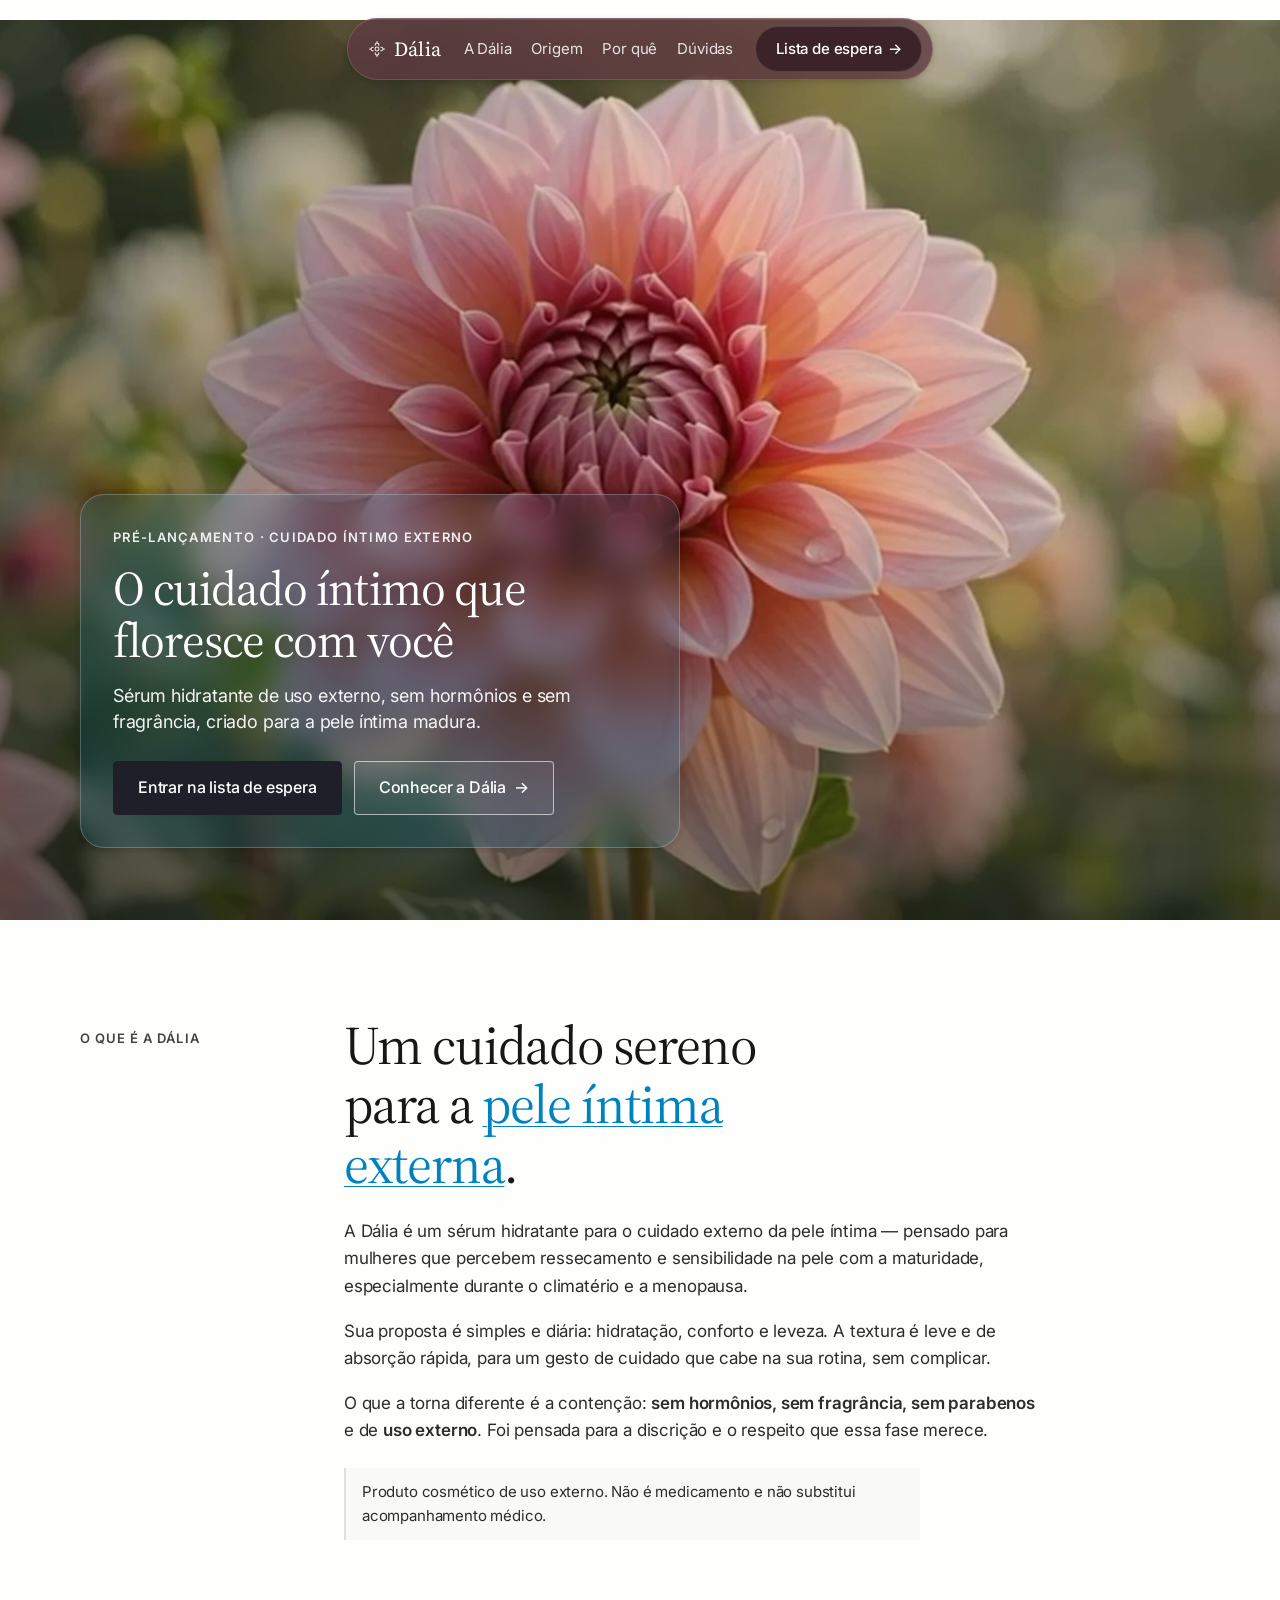
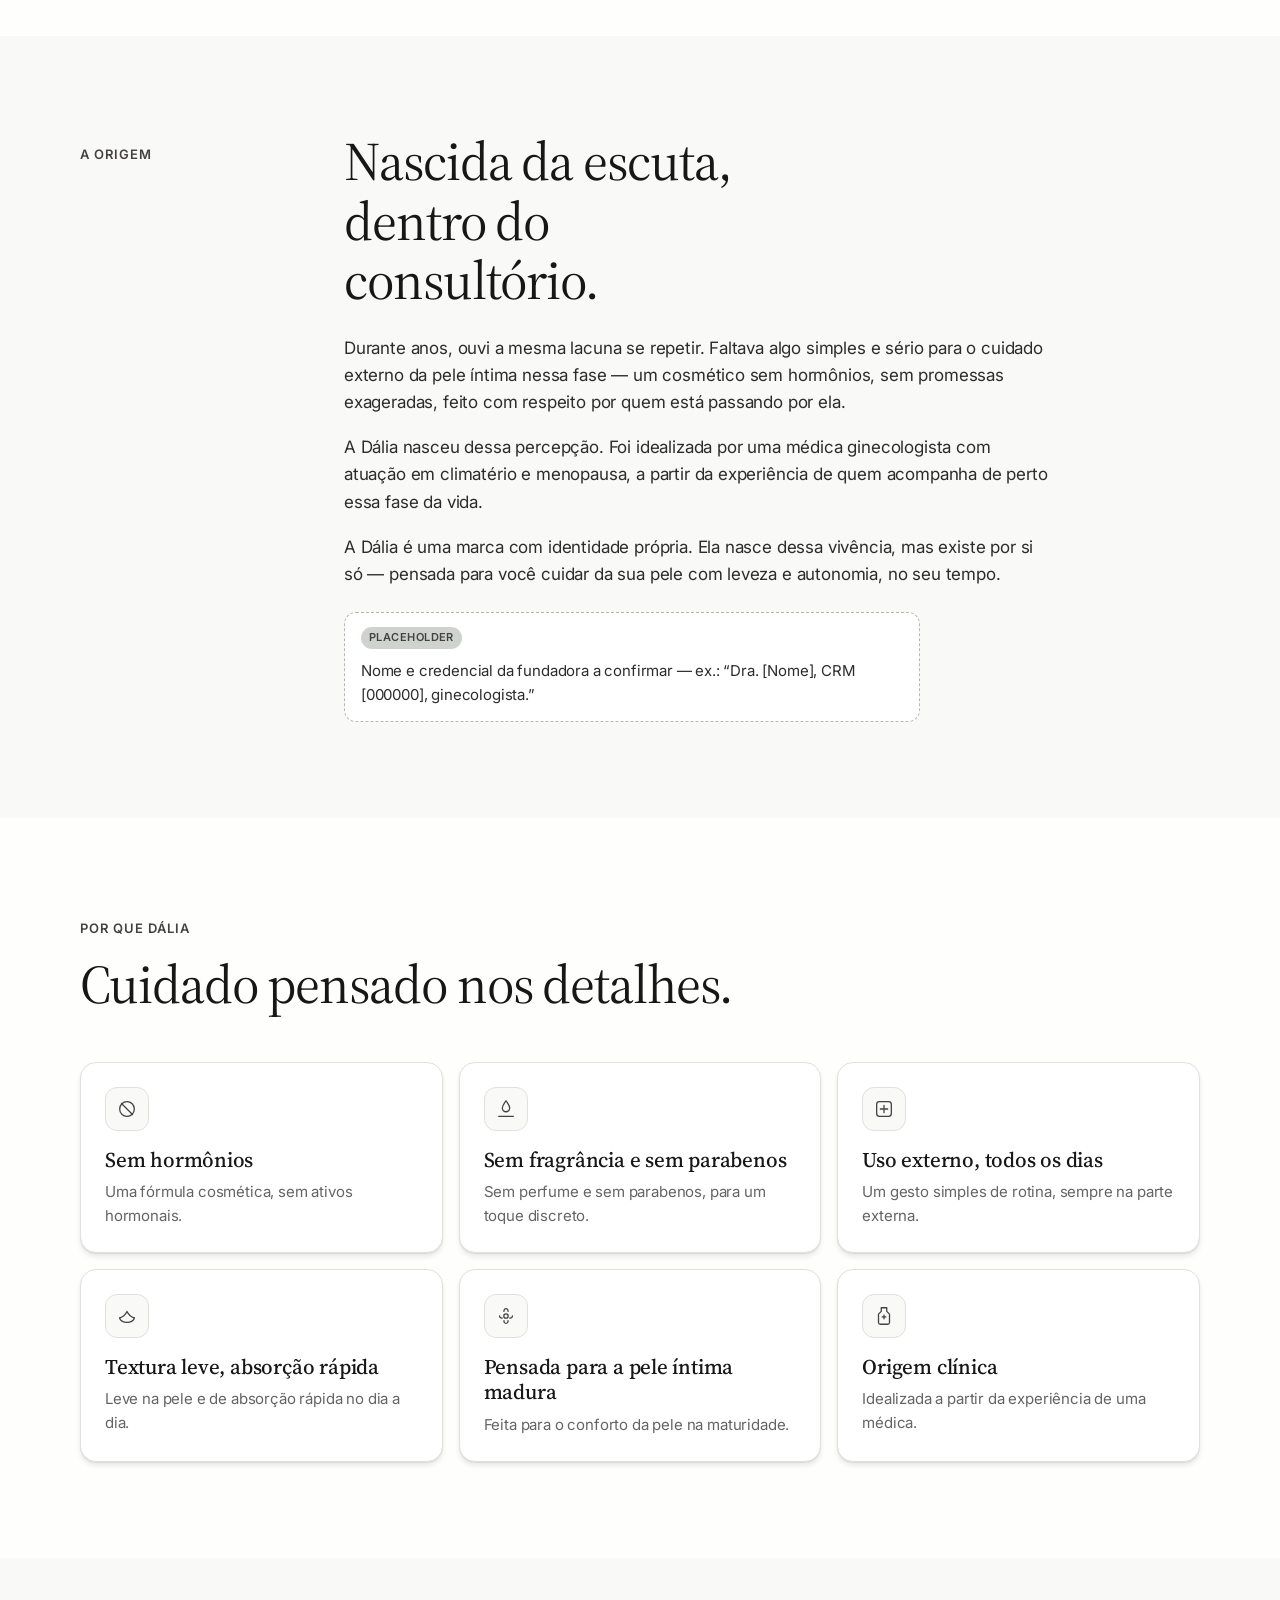
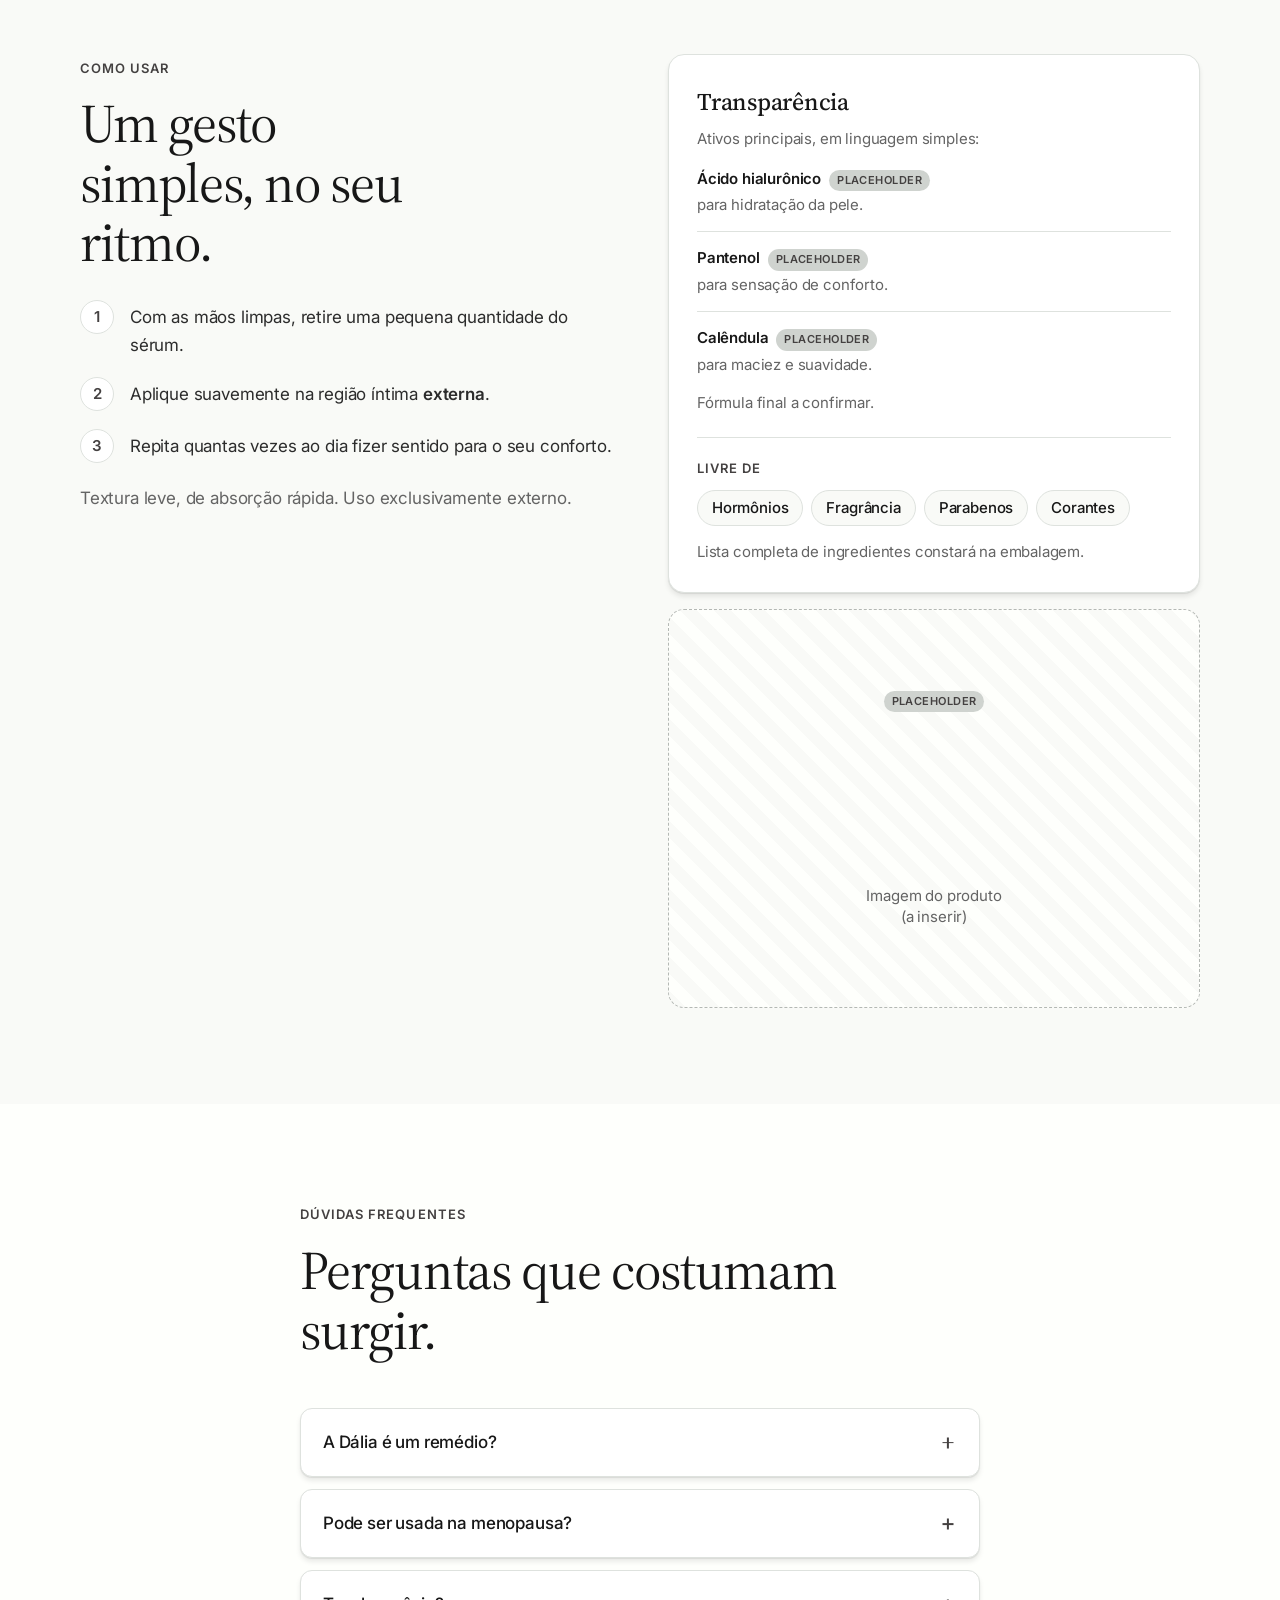
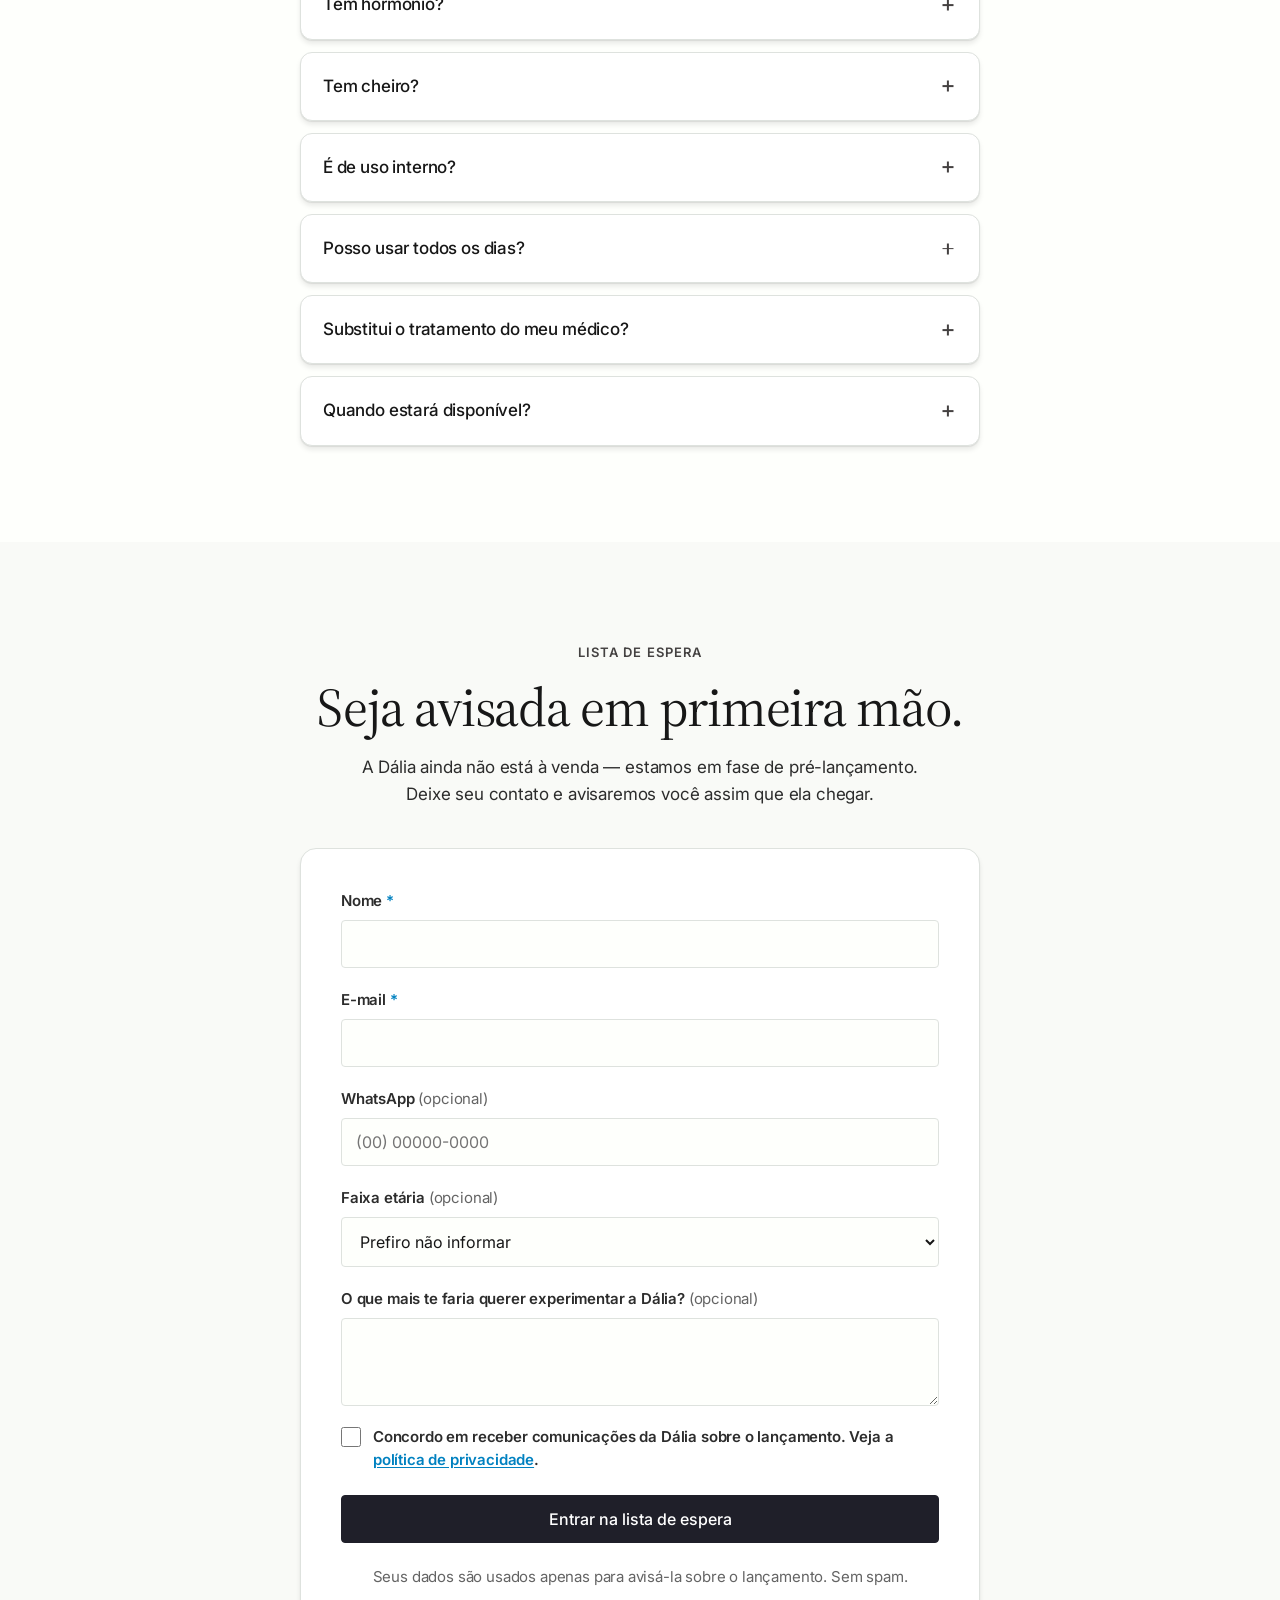
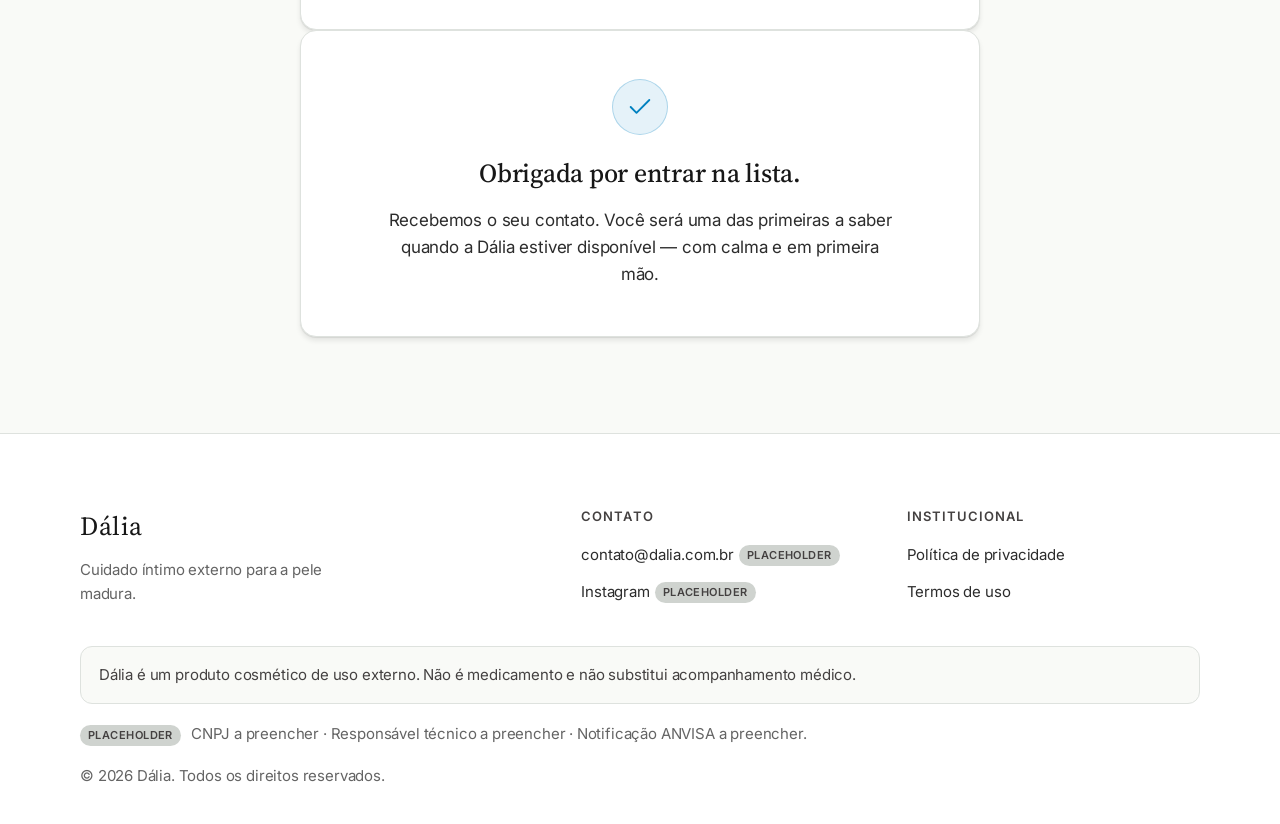
<file: index.html>
<!DOCTYPE html>
<html lang="pt-BR">
<head>
  <meta charset="UTF-8" />
  <meta name="viewport" content="width=device-width, initial-scale=1.0" />

  <title>Dália — Cuidado íntimo externo para a pele madura | Lista de espera</title>
  <meta name="description" content="Dália é um sérum hidratante de uso externo para a pele íntima madura — sem hormônios e sem fragrância. Conforto e cuidado com discrição. Entre na lista de espera do pré-lançamento." />

  <!-- Open Graph / WhatsApp -->
  <meta property="og:type" content="website" />
  <meta property="og:locale" content="pt_BR" />
  <meta property="og:site_name" content="Dália" />
  <meta property="og:title" content="Dália — cuidado íntimo externo para a pele madura" />
  <meta property="og:description" content="Sérum hidratante de uso externo, sem hormônios e sem fragrância, criado para a pele íntima madura. Entre na lista de espera do pré-lançamento." />
  <meta property="og:image" content="assets/dalia-hero-poster.jpg" />
  <meta property="og:image:alt" content="Flor de dália desabrochada, em tons rosados e suaves." />
  <meta name="twitter:card" content="summary_large_image" />
  <meta name="twitter:title" content="Dália — cuidado íntimo externo para a pele madura" />
  <meta name="twitter:description" content="Sérum hidratante de uso externo, sem hormônios e sem fragrância, para a pele íntima madura." />
  <meta name="twitter:image" content="assets/dalia-hero-poster.jpg" />
  <meta name="theme-color" content="#fefffc" />

  <link rel="icon" href="assets/favicon.svg" type="image/svg+xml" />

  <!-- Fonts: substitutes per Design.md — Source Serif 4 (display) + Inter (sans) -->
  <link rel="preconnect" href="https://fonts.googleapis.com" />
  <link rel="preconnect" href="https://fonts.gstatic.com" crossorigin />
  <link href="https://fonts.googleapis.com/css2?family=Inter:wght@400;500;600;700&family=Source+Serif+4:opsz,wght@8..60,400;8..60,500&display=swap" rel="stylesheet" />

  <link rel="stylesheet" href="styles/styles.css" />
</head>
<body>
  <a class="skip-link" href="#sobre">Pular para o conteúdo</a>

  <!-- Floating pill navigation -->
  <header class="nav-wrap">
    <nav class="nav-pill" aria-label="Navegação principal">
      <a class="nav-brand" href="#topo" aria-label="Dália — início">
        <span class="nav-brand-mark" aria-hidden="true">
          <svg viewBox="0 0 24 24" width="18" height="18" fill="none" stroke="currentColor" stroke-width="1.4" stroke-linecap="round" stroke-linejoin="round">
            <path d="M12 4c1.6 0 2.6 1.4 2.4 3M12 4c-1.6 0-2.6 1.4-2.4 3M12 4V2" />
            <path d="M20 12c0 1.6-1.4 2.6-3 2.4M20 12c0-1.6-1.4-2.6-3-2.4M20 12h2" />
            <path d="M4 12c0 1.6 1.4 2.6 3 2.4M4 12c0-1.6 1.4-2.6 3-2.4M4 12H2" />
            <path d="M12 20c-1.6 0-2.6-1.4-2.4-3M12 20c1.6 0 2.6-1.4 2.4-3M12 20v2" />
            <circle cx="12" cy="12" r="2.6" />
          </svg>
        </span>
        <span class="nav-brand-name">Dália</span>
      </a>

      <button class="nav-toggle" aria-expanded="false" aria-controls="nav-links" aria-label="Abrir menu">
        <span></span><span></span>
      </button>

      <ul class="nav-links" id="nav-links">
        <li><a href="#sobre">A Dália</a></li>
        <li><a href="#origem">Origem</a></li>
        <li><a href="#diferenciais">Por quê</a></li>
        <li><a href="#faq">Dúvidas</a></li>
      </ul>

      <a class="nav-cta" href="#lista">Lista de espera <span aria-hidden="true">→</span></a>
    </nav>
  </header>

  <main id="topo">
    <!-- HERO -->
    <section class="hero" aria-label="Apresentação">
      <video
        class="hero-video"
        autoplay muted loop playsinline
        poster="assets/dalia-hero-poster.jpg"
        aria-hidden="true"
        preload="auto">
        <source src="assets/dalia-hero.mp4" type="video/mp4" />
      </video>
      <img class="hero-poster-fallback" src="assets/dalia-hero-poster.jpg" alt="Flor de dália desabrochada, em tons rosados e suaves." />
      <div class="hero-overlay" aria-hidden="true"></div>

      <div class="hero-inner">
        <div class="hero-card">
          <p class="hero-eyebrow">Pré-lançamento · cuidado íntimo externo</p>
          <h1 class="hero-title">O cuidado íntimo que floresce com você</h1>
          <p class="hero-sub">Sérum hidratante de uso externo, sem hormônios e sem fragrância, criado para a pele íntima madura.</p>
          <div class="hero-actions">
            <a class="btn btn-primary" href="#lista">Entrar na lista de espera</a>
            <a class="btn btn-ghost" href="#sobre">Conhecer a Dália <span aria-hidden="true">→</span></a>
          </div>
        </div>
      </div>
    </section>

    <!-- 1. O QUE É A DÁLIA -->
    <section class="section" id="sobre">
      <div class="container">
        <div class="editorial">
          <div class="editorial-side">
            <span class="label">O que é a Dália</span>
          </div>
          <div class="editorial-main">
            <h2 class="display">Um cuidado sereno para a <a class="ink-link" href="#diferenciais">pele íntima externa</a>.</h2>
            <p>A Dália é um sérum hidratante para o cuidado externo da pele íntima — pensado para mulheres que percebem ressecamento e sensibilidade na pele com a maturidade, especialmente durante o climatério e a menopausa.</p>
            <p>Sua proposta é simples e diária: hidratação, conforto e leveza. A textura é leve e de absorção rápida, para um gesto de cuidado que cabe na sua rotina, sem complicar.</p>
            <p>O que a torna diferente é a contenção: <strong>sem hormônios, sem fragrância, sem parabenos</strong> e de <strong>uso externo</strong>. Foi pensada para a discrição e o respeito que essa fase merece.</p>
            <p class="legal-note">Produto cosmético de uso externo. Não é medicamento e não substitui acompanhamento médico.</p>
          </div>
        </div>
      </div>
    </section>

    <!-- 2. A ORIGEM -->
    <section class="section section-linen" id="origem">
      <div class="container">
        <div class="editorial">
          <div class="editorial-side">
            <span class="label">A origem</span>
          </div>
          <div class="editorial-main">
            <h2 class="display">Nascida da escuta, dentro do consultório.</h2>
            <p>Durante anos, ouvi a mesma lacuna se repetir. Faltava algo simples e sério para o cuidado externo da pele íntima nessa fase — um cosmético sem hormônios, sem promessas exageradas, feito com respeito por quem está passando por ela.</p>
            <p>A Dália nasceu dessa percepção. Foi idealizada por uma médica ginecologista com atuação em climatério e menopausa, a partir da experiência de quem acompanha de perto essa fase da vida.</p>
            <p>A Dália é uma marca com identidade própria. Ela nasce dessa vivência, mas existe por si só — pensada para você cuidar da sua pele com leveza e autonomia, no seu tempo.</p>
            <p class="founder-placeholder">
              <span class="placeholder-tag">Placeholder</span>
              Nome e credencial da fundadora a confirmar — ex.: “Dra. [Nome], CRM [000000], ginecologista.”
            </p>
          </div>
        </div>
      </div>
    </section>

    <!-- 3. POR QUE DÁLIA -->
    <section class="section" id="diferenciais">
      <div class="container">
        <div class="section-head">
          <span class="label">Por que Dália</span>
          <h2 class="display">Cuidado pensado nos detalhes.</h2>
        </div>

        <ul class="pillars" role="list">
          <li class="pillar-card">
            <span class="pillar-icon" aria-hidden="true">
              <svg viewBox="0 0 24 24" fill="none" stroke="currentColor" stroke-width="1.4" stroke-linecap="round" stroke-linejoin="round"><circle cx="12" cy="12" r="8"/><path d="M6 6l12 12"/></svg>
            </span>
            <h3>Sem hormônios</h3>
            <p>Uma fórmula cosmética, sem ativos hormonais.</p>
          </li>
          <li class="pillar-card">
            <span class="pillar-icon" aria-hidden="true">
              <svg viewBox="0 0 24 24" fill="none" stroke="currentColor" stroke-width="1.4" stroke-linecap="round" stroke-linejoin="round"><path d="M12 3c2 3 4 5 4 8a4 4 0 0 1-8 0c0-3 2-5 4-8z"/><path d="M4 20h16"/></svg>
            </span>
            <h3>Sem fragrância e sem parabenos</h3>
            <p>Sem perfume e sem parabenos, para um toque discreto.</p>
          </li>
          <li class="pillar-card">
            <span class="pillar-icon" aria-hidden="true">
              <svg viewBox="0 0 24 24" fill="none" stroke="currentColor" stroke-width="1.4" stroke-linecap="round" stroke-linejoin="round"><rect x="4" y="4" width="16" height="16" rx="3"/><path d="M8 12h8M12 8v8"/></svg>
            </span>
            <h3>Uso externo, todos os dias</h3>
            <p>Um gesto simples de rotina, sempre na parte externa.</p>
          </li>
          <li class="pillar-card">
            <span class="pillar-icon" aria-hidden="true">
              <svg viewBox="0 0 24 24" fill="none" stroke="currentColor" stroke-width="1.4" stroke-linecap="round" stroke-linejoin="round"><path d="M4 14c4-1 6-3 8-7 2 4 4 6 8 7"/><path d="M4 14c0 3 4 5 8 5s8-2 8-5"/></svg>
            </span>
            <h3>Textura leve, absorção rápida</h3>
            <p>Leve na pele e de absorção rápida no dia a dia.</p>
          </li>
          <li class="pillar-card">
            <span class="pillar-icon" aria-hidden="true">
              <svg viewBox="0 0 24 24" fill="none" stroke="currentColor" stroke-width="1.4" stroke-linecap="round" stroke-linejoin="round"><path d="M12 4c1.6 0 2.4 1.4 2.2 3M12 4c-1.6 0-2.4 1.4-2.2 3"/><circle cx="12" cy="12" r="2.4"/><path d="M19 12c0 1.5-1.2 2.4-2.8 2.2M5 12c0 1.5 1.2 2.4 2.8 2.2M12 20c-1.6 0-2.4-1.4-2.2-3M12 20c1.6 0 2.4-1.4 2.2-3"/></svg>
            </span>
            <h3>Pensada para a pele íntima madura</h3>
            <p>Feita para o conforto da pele na maturidade.</p>
          </li>
          <li class="pillar-card">
            <span class="pillar-icon" aria-hidden="true">
              <svg viewBox="0 0 24 24" fill="none" stroke="currentColor" stroke-width="1.4" stroke-linecap="round" stroke-linejoin="round"><path d="M9 3h6v4l3 3v9a2 2 0 0 1-2 2H8a2 2 0 0 1-2-2v-9l3-3z"/><path d="M10 13h4M12 11v4"/></svg>
            </span>
            <h3>Origem clínica</h3>
            <p>Idealizada a partir da experiência de uma médica.</p>
          </li>
        </ul>
      </div>
    </section>

    <!-- 4. COMO USAR + COMPOSIÇÃO -->
    <section class="section section-linen" id="composicao">
      <div class="container">
        <div class="two-col">
          <div class="two-col-text">
            <span class="label">Como usar</span>
            <h2 class="display">Um gesto simples, no seu ritmo.</h2>
            <ol class="steps" role="list">
              <li><span class="step-n">1</span><p>Com as mãos limpas, retire uma pequena quantidade do sérum.</p></li>
              <li><span class="step-n">2</span><p>Aplique suavemente na região íntima <strong>externa</strong>.</p></li>
              <li><span class="step-n">3</span><p>Repita quantas vezes ao dia fizer sentido para o seu conforto.</p></li>
            </ol>
            <p class="muted">Textura leve, de absorção rápida. Uso exclusivamente externo.</p>
          </div>

          <div class="two-col-card">
            <div class="card transparency-card">
              <h3>Transparência</h3>
              <p class="card-lead">Ativos principais, em linguagem simples:</p>
              <ul class="actives" role="list">
                <li>
                  <span class="active-name">Ácido hialurônico <span class="placeholder-tag">placeholder</span></span>
                  <span class="active-desc">para hidratação da pele.</span>
                </li>
                <li>
                  <span class="active-name">Pantenol <span class="placeholder-tag">placeholder</span></span>
                  <span class="active-desc">para sensação de conforto.</span>
                </li>
                <li>
                  <span class="active-name">Calêndula <span class="placeholder-tag">placeholder</span></span>
                  <span class="active-desc">para maciez e suavidade.</span>
                </li>
              </ul>
              <p class="muted small">Fórmula final a confirmar.</p>

              <div class="free-of">
                <span class="free-of-title">Livre de</span>
                <ul role="list">
                  <li>Hormônios</li><li>Fragrância</li><li>Parabenos</li><li>Corantes</li>
                </ul>
              </div>
              <p class="muted small">Lista completa de ingredientes constará na embalagem.</p>
            </div>

            <figure class="product-placeholder" aria-label="Espaço reservado para imagem do produto">
              <span class="placeholder-tag">Placeholder</span>
              <span class="product-placeholder-text">Imagem do produto<br/>(a inserir)</span>
            </figure>
          </div>
        </div>
      </div>
    </section>

    <!-- 5. FAQ -->
    <section class="section" id="faq">
      <div class="container container-narrow">
        <div class="section-head">
          <span class="label">Dúvidas frequentes</span>
          <h2 class="display">Perguntas que costumam surgir.</h2>
        </div>

        <div class="faq">
          <details class="faq-item">
            <summary>A Dália é um remédio?<span class="faq-chev" aria-hidden="true"></span></summary>
            <div class="faq-body"><p>Não. É um cosmético de cuidado externo e não substitui orientação médica.</p></div>
          </details>
          <details class="faq-item">
            <summary>Pode ser usada na menopausa?<span class="faq-chev" aria-hidden="true"></span></summary>
            <div class="faq-body"><p>Foi pensada para o cuidado da pele íntima externa nessa fase, como parte da sua rotina de bem-estar.</p></div>
          </details>
          <details class="faq-item">
            <summary>Tem hormônio?<span class="faq-chev" aria-hidden="true"></span></summary>
            <div class="faq-body"><p>Não. A fórmula é cosmética, sem ativos hormonais.</p></div>
          </details>
          <details class="faq-item">
            <summary>Tem cheiro?<span class="faq-chev" aria-hidden="true"></span></summary>
            <div class="faq-body"><p>Não, é sem fragrância.</p></div>
          </details>
          <details class="faq-item">
            <summary>É de uso interno?<span class="faq-chev" aria-hidden="true"></span></summary>
            <div class="faq-body"><p>Não. O uso é exclusivamente externo.</p></div>
          </details>
          <details class="faq-item">
            <summary>Posso usar todos os dias?<span class="faq-chev" aria-hidden="true"></span></summary>
            <div class="faq-body"><p>Sim, é um cuidado de rotina.</p></div>
          </details>
          <details class="faq-item">
            <summary>Substitui o tratamento do meu médico?<span class="faq-chev" aria-hidden="true"></span></summary>
            <div class="faq-body"><p>Não. É um cuidado cosmético complementar — mantenha o seu acompanhamento.</p></div>
          </details>
          <details class="faq-item">
            <summary>Quando estará disponível?<span class="faq-chev" aria-hidden="true"></span></summary>
            <div class="faq-body"><p>Em breve. Entre na lista de espera para ser avisada em primeira mão.</p></div>
          </details>
        </div>
      </div>
    </section>

    <!-- 6. LISTA DE ESPERA -->
    <section class="section section-waitlist" id="lista">
      <div class="container container-narrow">
        <div class="waitlist-head">
          <span class="label">Lista de espera</span>
          <h2 class="display">Seja avisada em primeira mão.</h2>
          <p class="waitlist-intro">A Dália ainda não está à venda — estamos em fase de pré-lançamento. Deixe seu contato e avisaremos você assim que ela chegar.</p>
        </div>

        <form class="waitlist-form" id="waitlist-form" novalidate
              action="https://formspree.io/f/SEU_ENDPOINT_AQUI" method="POST">
          <!--
            ====================================================================
            CONFIGURAÇÃO DA CAPTURA DE LEADS  (ponto único de configuração)
            --------------------------------------------------------------------
            Este é o ativo mais importante do site. Substitua o "action" acima
            pelo endpoint real do seu serviço de captura.

            Formspree:   https://formspree.io  → crie um form e cole o ID:
                         action="https://formspree.io/f/SEU_ENDPOINT_AQUI"

            Alternativas equivalentes (Getform, Basin, Tally, Brevo, etc.):
            ajuste "action"/"method" e os "name" dos campos conforme o serviço.

            Enquanto o endpoint não for válido, o envio cai em um modo de
            demonstração (ver scripts/main.js → DEMO_MODE) que apenas mostra a
            tela de sucesso, SEM enviar/armazenar dados.
            ====================================================================
          -->
          <div class="field">
            <label for="nome">Nome <span class="req">*</span></label>
            <input type="text" id="nome" name="nome" autocomplete="name" required aria-required="true" />
            <span class="field-error" data-for="nome" hidden></span>
          </div>

          <div class="field">
            <label for="email">E-mail <span class="req">*</span></label>
            <input type="email" id="email" name="email" autocomplete="email" inputmode="email" required aria-required="true" />
            <span class="field-error" data-for="email" hidden></span>
          </div>

          <div class="field">
            <label for="whatsapp">WhatsApp <span class="opt">(opcional)</span></label>
            <input type="tel" id="whatsapp" name="whatsapp" autocomplete="tel" inputmode="tel" placeholder="(00) 00000-0000" />
            <span class="field-error" data-for="whatsapp" hidden></span>
          </div>

          <div class="field">
            <label for="faixa">Faixa etária <span class="opt">(opcional)</span></label>
            <select id="faixa" name="faixa_etaria">
              <option value="">Prefiro não informar</option>
              <option value="ate-44">Até 44 anos</option>
              <option value="45-54">45 a 54 anos</option>
              <option value="55-65">55 a 65 anos</option>
              <option value="65-mais">65 anos ou mais</option>
            </select>
          </div>

          <div class="field">
            <label for="motivacao">O que mais te faria querer experimentar a Dália? <span class="opt">(opcional)</span></label>
            <textarea id="motivacao" name="motivacao" rows="3"></textarea>
          </div>

          <div class="field field-consent">
            <label class="consent">
              <input type="checkbox" id="consent" name="consentimento" value="sim" required aria-required="true" />
              <span>Concordo em receber comunicações da Dália sobre o lançamento. Veja a <a href="privacidade.html" target="_blank" rel="noopener">política de privacidade</a>.</span>
            </label>
            <span class="field-error" data-for="consent" hidden></span>
          </div>

          <!-- honeypot anti-spam -->
          <input type="text" name="_gotcha" tabindex="-1" autocomplete="off" aria-hidden="true" class="hp" />

          <button type="submit" class="btn btn-primary btn-block" id="waitlist-submit">Entrar na lista de espera</button>
          <p class="form-foot muted small">Seus dados são usados apenas para avisá-la sobre o lançamento. Sem spam.</p>
        </form>

        <div class="waitlist-success" id="waitlist-success" hidden role="status" aria-live="polite">
          <span class="success-mark" aria-hidden="true">
            <svg viewBox="0 0 24 24" fill="none" stroke="currentColor" stroke-width="1.6" stroke-linecap="round" stroke-linejoin="round"><path d="M20 6L9 17l-5-5"/></svg>
          </span>
          <h3>Obrigada por entrar na lista.</h3>
          <p>Recebemos o seu contato. Você será uma das primeiras a saber quando a Dália estiver disponível — com calma e em primeira mão.</p>
        </div>
      </div>
    </section>
  </main>

  <!-- RODAPÉ -->
  <footer class="footer">
    <div class="container">
      <div class="footer-grid">
        <div class="footer-brand">
          <span class="footer-name">Dália</span>
          <p class="footer-tagline">Cuidado íntimo externo para a pele madura.</p>
        </div>

        <div class="footer-col">
          <span class="footer-h">Contato</span>
          <ul role="list">
            <li><a href="mailto:contato@dalia.com.br">contato@dalia.com.br</a> <span class="placeholder-tag">placeholder</span></li>
            <li><a href="#" aria-label="Instagram da Dália">Instagram</a> <span class="placeholder-tag">placeholder</span></li>
          </ul>
        </div>

        <div class="footer-col">
          <span class="footer-h">Institucional</span>
          <ul role="list">
            <li><a href="privacidade.html">Política de privacidade</a></li>
            <li><a href="termos.html">Termos de uso</a></li>
          </ul>
        </div>
      </div>

      <p class="footer-legal">Dália é um produto cosmético de uso externo. Não é medicamento e não substitui acompanhamento médico.</p>

      <p class="footer-reg muted small">
        <span class="placeholder-tag">Placeholder</span>
        CNPJ a preencher · Responsável técnico a preencher · Notificação ANVISA a preencher.
      </p>

      <p class="footer-copy">© <span id="ano">2026</span> Dália. Todos os direitos reservados.</p>
    </div>
  </footer>

  <script src="scripts/main.js"></script>
</body>
</html>
</file>
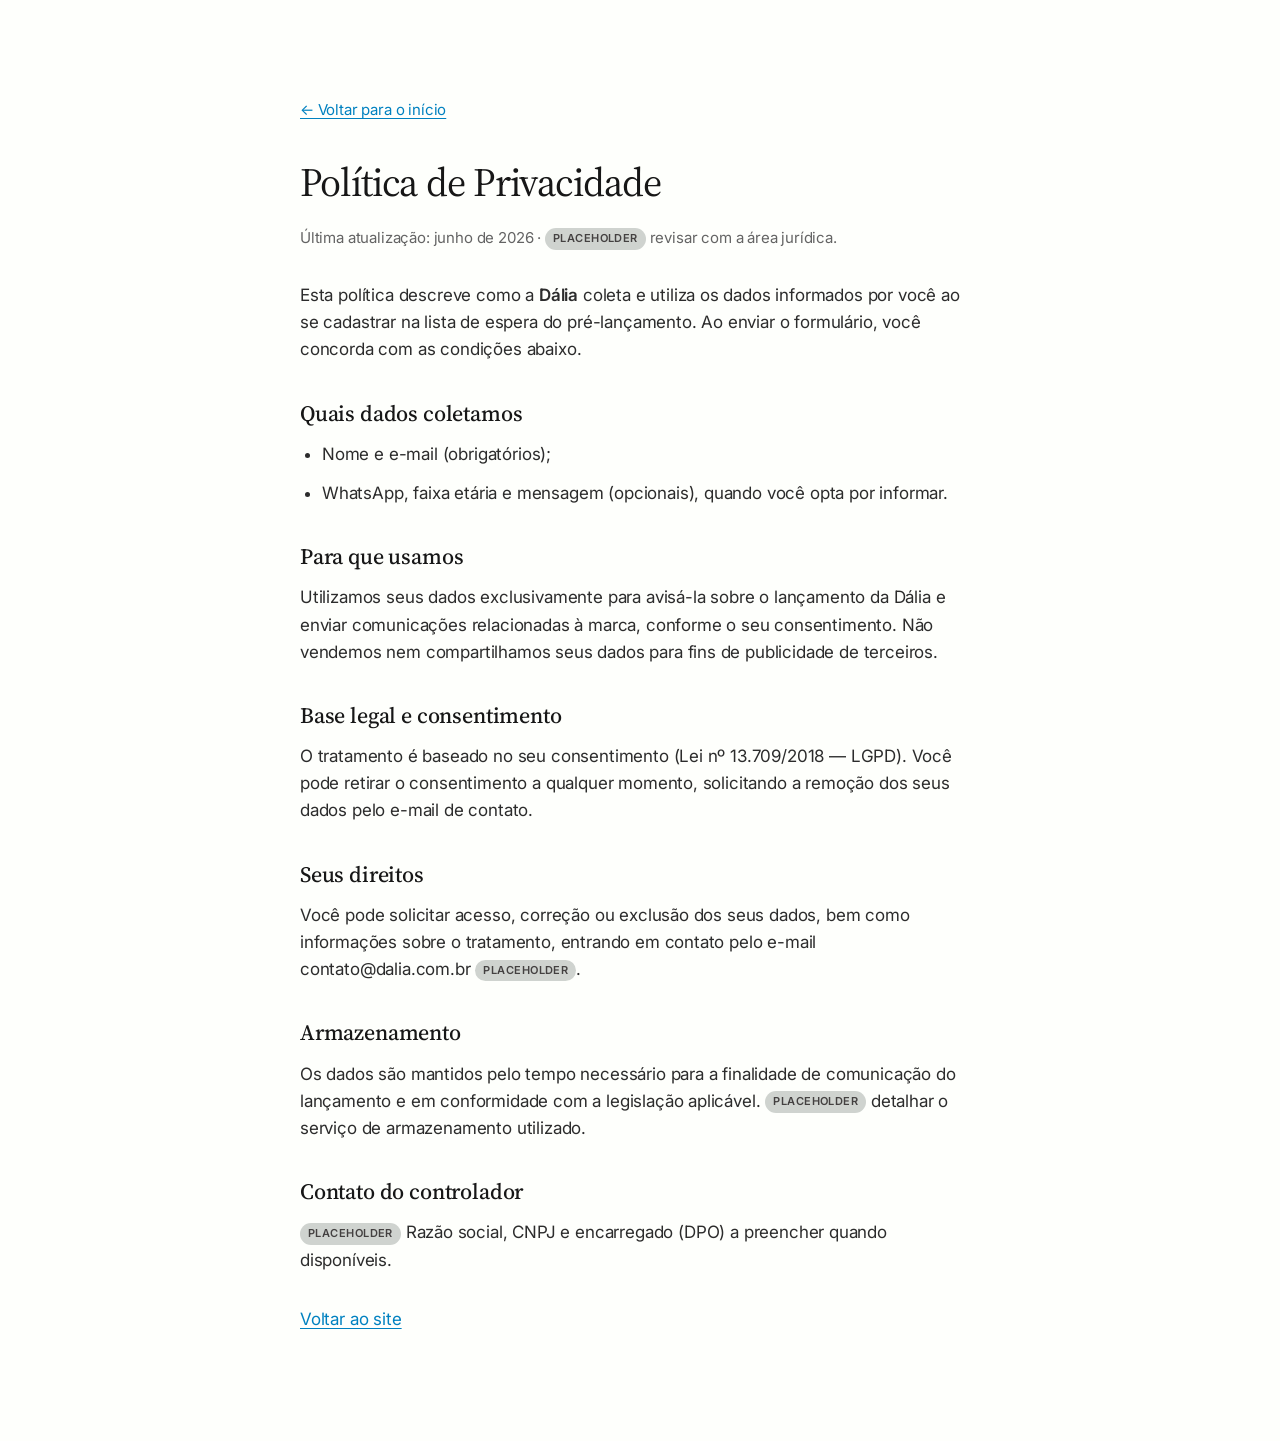
<file: privacidade.html>
<!DOCTYPE html>
<html lang="pt-BR">
<head>
  <meta charset="UTF-8" />
  <meta name="viewport" content="width=device-width, initial-scale=1.0" />
  <title>Política de Privacidade — Dália</title>
  <meta name="description" content="Como a Dália trata os dados informados na lista de espera do pré-lançamento." />
  <meta name="robots" content="noindex" />
  <link rel="icon" href="assets/favicon.svg" type="image/svg+xml" />
  <link rel="preconnect" href="https://fonts.googleapis.com" />
  <link rel="preconnect" href="https://fonts.gstatic.com" crossorigin />
  <link href="https://fonts.googleapis.com/css2?family=Inter:wght@400;500;600;700&family=Source+Serif+4:opsz,wght@8..60,400;8..60,500&display=swap" rel="stylesheet" />
  <link rel="stylesheet" href="styles/styles.css" />
</head>
<body>
  <main class="legal-page">
    <div class="container container-narrow">
      <a class="back" href="index.html">← Voltar para o início</a>
      <h1>Política de Privacidade</h1>
      <p class="updated">Última atualização: junho de 2026 · <span class="placeholder-tag">placeholder</span> revisar com a área jurídica.</p>

      <p>Esta política descreve como a <strong>Dália</strong> coleta e utiliza os dados informados por você ao se cadastrar na lista de espera do pré-lançamento. Ao enviar o formulário, você concorda com as condições abaixo.</p>

      <h2>Quais dados coletamos</h2>
      <ul>
        <li>Nome e e-mail (obrigatórios);</li>
        <li>WhatsApp, faixa etária e mensagem (opcionais), quando você opta por informar.</li>
      </ul>

      <h2>Para que usamos</h2>
      <p>Utilizamos seus dados exclusivamente para avisá-la sobre o lançamento da Dália e enviar comunicações relacionadas à marca, conforme o seu consentimento. Não vendemos nem compartilhamos seus dados para fins de publicidade de terceiros.</p>

      <h2>Base legal e consentimento</h2>
      <p>O tratamento é baseado no seu consentimento (Lei nº 13.709/2018 — LGPD). Você pode retirar o consentimento a qualquer momento, solicitando a remoção dos seus dados pelo e-mail de contato.</p>

      <h2>Seus direitos</h2>
      <p>Você pode solicitar acesso, correção ou exclusão dos seus dados, bem como informações sobre o tratamento, entrando em contato pelo e-mail <a href="mailto:contato@dalia.com.br">contato@dalia.com.br</a> <span class="placeholder-tag">placeholder</span>.</p>

      <h2>Armazenamento</h2>
      <p>Os dados são mantidos pelo tempo necessário para a finalidade de comunicação do lançamento e em conformidade com a legislação aplicável. <span class="placeholder-tag">placeholder</span> detalhar o serviço de armazenamento utilizado.</p>

      <h2>Contato do controlador</h2>
      <p><span class="placeholder-tag">placeholder</span> Razão social, CNPJ e encarregado (DPO) a preencher quando disponíveis.</p>

      <p style="margin-top:32px"><a class="ink-link" href="index.html">Voltar ao site</a></p>
    </div>
  </main>
</body>
</html>
</file>
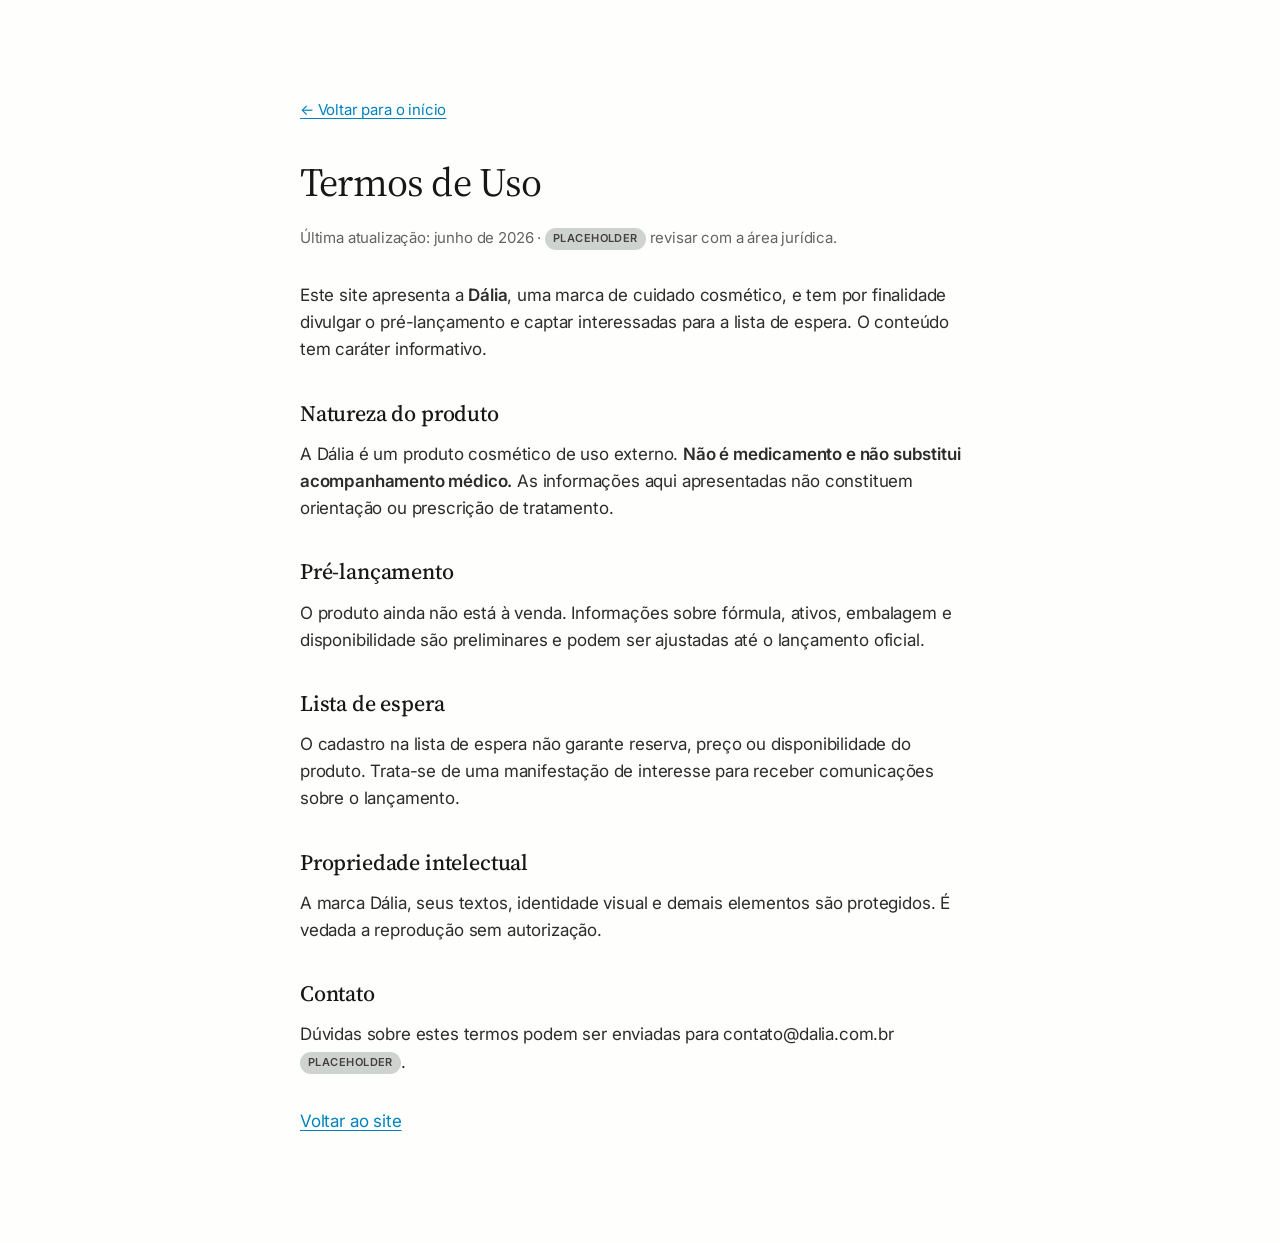
<file: termos.html>
<!DOCTYPE html>
<html lang="pt-BR">
<head>
  <meta charset="UTF-8" />
  <meta name="viewport" content="width=device-width, initial-scale=1.0" />
  <title>Termos de Uso — Dália</title>
  <meta name="description" content="Termos de uso do site da Dália durante o período de pré-lançamento." />
  <meta name="robots" content="noindex" />
  <link rel="icon" href="assets/favicon.svg" type="image/svg+xml" />
  <link rel="preconnect" href="https://fonts.googleapis.com" />
  <link rel="preconnect" href="https://fonts.gstatic.com" crossorigin />
  <link href="https://fonts.googleapis.com/css2?family=Inter:wght@400;500;600;700&family=Source+Serif+4:opsz,wght@8..60,400;8..60,500&display=swap" rel="stylesheet" />
  <link rel="stylesheet" href="styles/styles.css" />
</head>
<body>
  <main class="legal-page">
    <div class="container container-narrow">
      <a class="back" href="index.html">← Voltar para o início</a>
      <h1>Termos de Uso</h1>
      <p class="updated">Última atualização: junho de 2026 · <span class="placeholder-tag">placeholder</span> revisar com a área jurídica.</p>

      <p>Este site apresenta a <strong>Dália</strong>, uma marca de cuidado cosmético, e tem por finalidade divulgar o pré-lançamento e captar interessadas para a lista de espera. O conteúdo tem caráter informativo.</p>

      <h2>Natureza do produto</h2>
      <p>A Dália é um produto cosmético de uso externo. <strong>Não é medicamento e não substitui acompanhamento médico.</strong> As informações aqui apresentadas não constituem orientação ou prescrição de tratamento.</p>

      <h2>Pré-lançamento</h2>
      <p>O produto ainda não está à venda. Informações sobre fórmula, ativos, embalagem e disponibilidade são preliminares e podem ser ajustadas até o lançamento oficial.</p>

      <h2>Lista de espera</h2>
      <p>O cadastro na lista de espera não garante reserva, preço ou disponibilidade do produto. Trata-se de uma manifestação de interesse para receber comunicações sobre o lançamento.</p>

      <h2>Propriedade intelectual</h2>
      <p>A marca Dália, seus textos, identidade visual e demais elementos são protegidos. É vedada a reprodução sem autorização.</p>

      <h2>Contato</h2>
      <p>Dúvidas sobre estes termos podem ser enviadas para <a href="mailto:contato@dalia.com.br">contato@dalia.com.br</a> <span class="placeholder-tag">placeholder</span>.</p>

      <p style="margin-top:32px"><a class="ink-link" href="index.html">Voltar ao site</a></p>
    </div>
  </main>
</body>
</html>
</file>
<file: styles/styles.css>
/* =========================================================================
   DÁLIA — folha de estilo
   Baseada rigorosamente no Design.md (General Intelligence Company style ref)
   Fontes substitutas: Source Serif 4 (display, sub. de 'ppmondwest')
                       Inter (texto/UI, sub. de 'af')
   ========================================================================= */

:root {
  /* Colors */
  --color-hudson-blue: #0081c0;
  --color-slate-cyan: #41a1cf;
  --color-graphite-night: #282834;
  --color-ink: #171717;
  --color-carbon: #2c2c2c;
  --color-iron: #444141;
  --color-steel: #646464;
  --color-fog: #b4b8b4;
  --color-ash: #a5afaf;
  --color-mist: #cfd3cf;
  --color-sage: #dee2de;
  --color-cream: #fefffc;
  --color-linen: #f9faf7;
  --color-paper: #ffffff;
  --color-obsidian: #1f1f29;

  /* Nav em tons de rosa (alinhado à dália do hero) */
  --nav-fill: rgba(94, 58, 67, 0.80);     /* mauve/rosé escuro translúcido */
  --nav-border: rgba(255, 255, 255, 0.14);
  --nav-cta-fill: #3c2329;                 /* rosewood profundo */
  --nav-cta-fill-hover: #2c181d;

  /* Fonts */
  --font-display: 'Source Serif 4', Lora, 'PT Serif', Georgia, serif;
  --font-sans: 'Inter', ui-sans-serif, system-ui, -apple-system, 'Segoe UI', Roboto, sans-serif;

  /* Type scale (Design.md) */
  --text-caption: 13px;
  --text-body-sm: 15px;
  --text-subheading: 18px;
  --text-heading: 40px;
  --text-heading-lg: 48px;
  --text-display: 54px;

  /* Spacing */
  --spacing-4: 4px;  --spacing-8: 8px;  --spacing-12: 12px; --spacing-16: 16px;
  --spacing-20: 20px; --spacing-24: 24px; --spacing-32: 32px; --spacing-40: 40px;
  --spacing-48: 48px; --spacing-64: 64px; --spacing-80: 80px;

  /* Layout */
  --page-max-width: 1200px;
  --section-gap: 48px;

  /* Radii */
  --radius-buttons: 4px;
  --radius-cards: 12px;
  --radius-elevatedcards: 16px;
  --radius-herocards: 24px;
  --radius-nav: 50px;

  /* Shadows */
  --shadow-sm: rgba(0, 0, 0, 0.15) 0px 2px 6px 0px;
  --shadow-subtle: rgb(222, 226, 222) 0px 0px 0px 1px;
  --shadow-subtle-2: rgba(0, 0, 0, 0.08) 0px 1px 1px 0px, rgba(0, 0, 0, 0.08) 0px 4px 5px 0px;
  --shadow-subtle-3: rgba(0, 0, 0, 0.06) 0px 2px 2px 0px, rgba(0, 0, 0, 0.04) 0px 0px 0px 5px;
  --shadow-sm-2: rgba(0, 0, 0, 0.05) 0px 1px 8px 0px;
}

/* ----------------------------------------------------------------- Reset */
*, *::before, *::after { box-sizing: border-box; }
* { margin: 0; }
html { scroll-behavior: smooth; -webkit-text-size-adjust: 100%; }
@media (prefers-reduced-motion: reduce) { html { scroll-behavior: auto; } }

body {
  font-family: var(--font-sans);
  font-size: 17px;            /* público 45-65: base confortável */
  line-height: 1.6;
  letter-spacing: -0.01em;
  color: var(--color-ink);
  background: var(--color-cream);
  -webkit-font-smoothing: antialiased;
  text-rendering: optimizeLegibility;
}

img, video, svg { display: block; max-width: 100%; }
a { color: inherit; text-decoration: none; }

/* Visible keyboard focus */
:focus-visible {
  outline: 2.5px solid var(--color-hudson-blue);
  outline-offset: 2px;
  border-radius: 2px;
}

.skip-link {
  position: absolute; left: 50%; top: -60px; transform: translateX(-50%);
  background: var(--color-obsidian); color: #fff;
  padding: 10px 18px; border-radius: var(--radius-buttons);
  font-size: var(--text-body-sm); z-index: 200; transition: top .2s ease;
}
.skip-link:focus { top: 12px; }

/* --------------------------------------------------------------- Layout */
.container {
  width: 100%;
  max-width: var(--page-max-width);
  margin-inline: auto;
  padding-inline: clamp(20px, 5vw, 40px);
}
.container-narrow { max-width: 760px; }

.section { padding-block: clamp(56px, 9vw, 96px); }
.section-linen { background: var(--color-linen); }

/* ----------------------------------------------------- Typography helpers */
.display {
  font-family: var(--font-display);
  font-weight: 400;
  font-size: clamp(32px, 5.2vw, var(--text-display));
  line-height: 1.1;
  letter-spacing: -0.02em;
  color: var(--color-ink);
}
.label {
  display: inline-block;
  font-size: var(--text-caption);
  font-weight: 600;
  letter-spacing: 0.08em;
  text-transform: uppercase;
  color: var(--color-iron);
}
.ink-link {
  color: var(--color-hudson-blue);
  text-decoration: underline;
  text-decoration-thickness: 1px;
  text-underline-offset: 3px;
}
.muted { color: var(--color-steel); }
.small { font-size: var(--text-body-sm); }
strong { font-weight: 600; }

.legal-note {
  margin-top: var(--spacing-24);
  font-size: var(--text-body-sm);
  color: var(--color-steel);
  padding: 12px 16px;
  border-left: 2px solid var(--color-sage);
  background: var(--color-linen);
  border-radius: 0 var(--radius-buttons) var(--radius-buttons) 0;
}

.placeholder-tag {
  display: inline-block;
  font-family: var(--font-sans);
  font-size: 11px;
  font-weight: 600;
  letter-spacing: 0.04em;
  text-transform: uppercase;
  color: var(--color-iron);
  background: var(--color-mist);
  border-radius: 999px;
  padding: 2px 8px;
  vertical-align: middle;
}

/* ============================================================ NAVIGATION */
.nav-wrap {
  position: sticky; top: 0; z-index: 100;
  display: flex; justify-content: center;
  padding: clamp(12px, 2vw, 18px) 16px;
  pointer-events: none;
}
.nav-pill {
  pointer-events: auto;
  display: flex; align-items: center; gap: clamp(12px, 2vw, 22px);
  background: var(--nav-fill);
  -webkit-backdrop-filter: blur(14px) saturate(135%);
  backdrop-filter: blur(14px) saturate(135%);
  border: 1px solid var(--nav-border);
  border-radius: var(--radius-nav);
  padding: 7px 10px 7px 20px;
  box-shadow: var(--shadow-sm);
  max-width: 100%;
}
.nav-brand { display: flex; align-items: center; gap: 8px; color: #fff; }
.nav-brand-mark { display: grid; place-items: center; color: #fff; opacity: .9; }
.nav-brand-name {
  font-family: var(--font-display);
  font-size: 20px;
  letter-spacing: 0.02em;
  color: #fff;
}
.nav-links {
  display: flex; align-items: center; gap: clamp(12px, 1.6vw, 20px);
  list-style: none; padding: 0;
}
.nav-links a {
  color: rgba(255, 255, 255, 0.86);
  font-size: var(--text-body-sm);
  font-weight: 400;
  transition: color .15s ease;
}
.nav-links a:hover { color: #fff; }
.nav-cta {
  display: inline-flex; align-items: center; gap: 6px;
  background: var(--nav-cta-fill);
  color: #fff;
  font-size: var(--text-body-sm); font-weight: 500;
  padding: 10px 20px;
  border-radius: var(--radius-nav);
  border: 1px solid rgba(255,255,255,0.14);
  white-space: nowrap;
  transition: background .15s ease, transform .15s ease;
}
.nav-cta:hover { background: var(--nav-cta-fill-hover); transform: translateY(-1px); }

.nav-toggle {
  display: none;
  background: transparent; border: 0; cursor: pointer;
  width: 38px; height: 38px; border-radius: 999px;
  position: relative; margin-left: auto;
}
.nav-toggle span {
  position: absolute; left: 9px; right: 9px; height: 1.6px; background: #fff;
  transition: transform .2s ease, opacity .2s ease;
}
.nav-toggle span:nth-child(1) { top: 15px; }
.nav-toggle span:nth-child(2) { top: 22px; }
.nav-toggle[aria-expanded="true"] span:nth-child(1) { transform: translateY(3.5px) rotate(45deg); }
.nav-toggle[aria-expanded="true"] span:nth-child(2) { transform: translateY(-3.5px) rotate(-45deg); }

/* =================================================================== HERO */
.hero {
  position: relative;
  min-height: 100svh;
  display: flex; align-items: flex-end;
  overflow: hidden;
  margin-top: calc(-1 * (clamp(12px, 2vw, 18px) + 60px)); /* tuck under sticky nav */
  padding-top: 120px;
}
.hero-video, .hero-poster-fallback {
  position: absolute; inset: 0;
  width: 100%; height: 100%;
  object-fit: cover;
  z-index: 0;
}
.hero-poster-fallback { z-index: 0; }    /* sits beneath video; visible if video absent */
.hero-video { z-index: 1; }
.hero-video.is-paused { display: none; } /* reduced-motion: reveal poster */

.hero-overlay {
  position: absolute; inset: 0; z-index: 2;
  background:
    linear-gradient(to top, rgba(23,23,23,0.55) 0%, rgba(23,23,23,0.12) 45%, rgba(23,23,23,0.05) 100%),
    linear-gradient(to right, rgba(23,23,23,0.30) 0%, rgba(23,23,23,0) 55%);
}
.hero-inner {
  position: relative; z-index: 3;
  width: 100%;
  max-width: var(--page-max-width);
  margin-inline: auto;
  padding: clamp(20px, 5vw, 40px);
  padding-bottom: clamp(40px, 7vw, 72px);
}

/* Frosted hero text card — lower-left */
.hero-card {
  max-width: 600px;
  background: rgba(0, 129, 192, 0.16);
  -webkit-backdrop-filter: blur(16px) saturate(130%);
  backdrop-filter: blur(16px) saturate(130%);
  border: 1px solid rgba(255, 255, 255, 0.22);
  border-radius: var(--radius-herocards);
  padding: clamp(22px, 3vw, 32px);
  box-shadow: var(--shadow-subtle-3);
  color: #fff;
}
.hero-eyebrow {
  font-size: var(--text-caption);
  font-weight: 600;
  letter-spacing: 0.1em;
  text-transform: uppercase;
  color: rgba(255,255,255,0.9);
  margin-bottom: 14px;
}
.hero-title {
  font-family: var(--font-display);
  font-weight: 400;
  font-size: clamp(30px, 5.4vw, var(--text-heading-lg));
  line-height: 1.1;
  letter-spacing: -0.02em;
  color: #fff;
  text-shadow: 0 1px 18px rgba(0,0,0,0.18);
}
.hero-sub {
  margin-top: 16px;
  font-size: clamp(15px, 2vw, var(--text-subheading));
  line-height: 1.45;
  color: rgba(255,255,255,0.94);
  max-width: 48ch;
}
.hero-actions {
  margin-top: 26px;
  display: flex; flex-wrap: wrap; gap: 12px;
}

/* ================================================================ BUTTONS */
.btn {
  display: inline-flex; align-items: center; justify-content: center; gap: 8px;
  font-family: var(--font-sans);
  font-size: 16px; font-weight: 500;
  border-radius: var(--radius-buttons);
  padding: 13px 24px;
  cursor: pointer;
  border: 1px solid transparent;
  transition: transform .15s ease, background .15s ease, border-color .15s ease, color .15s ease;
  text-align: center;
}
.btn-primary {
  background: var(--color-obsidian);
  color: #fff;
  border-color: var(--color-obsidian);
}
.btn-primary:hover { background: #000; transform: translateY(-1px); }
.btn-ghost {
  background: rgba(255,255,255,0.06);
  color: #fff;
  border-color: rgba(255,255,255,0.6);
}
.btn-ghost:hover { background: rgba(255,255,255,0.16); }
.btn-block { width: 100%; }

/* On light surfaces, ghost uses Slate Cyan per Design.md */
.section .btn-ghost {
  background: transparent;
  color: var(--color-slate-cyan);
  border-color: var(--color-slate-cyan);
}
.section .btn-ghost:hover { background: rgba(65,161,207,0.08); }

/* ============================================================= EDITORIAL */
.editorial {
  display: grid;
  grid-template-columns: 200px 1fr;
  gap: clamp(24px, 5vw, 64px);
  align-items: start;
}
.editorial-side { padding-top: 8px; }
.editorial-main > h2 { margin-bottom: 24px; max-width: 18ch; }
.editorial-main > p { margin-bottom: 18px; max-width: 64ch; color: var(--color-carbon); }
.editorial-main > p:last-child { margin-bottom: 0; }

.section-head { margin-bottom: clamp(32px, 5vw, 48px); max-width: 720px; }
.section-head .label { margin-bottom: 16px; }

.founder-placeholder {
  margin-top: var(--spacing-24);
  font-size: var(--text-body-sm);
  color: var(--color-steel);
  background: var(--color-paper);
  border: 1px dashed var(--color-fog);
  border-radius: var(--radius-cards);
  padding: 14px 16px;
  display: flex; gap: 10px; align-items: baseline; flex-wrap: wrap;
}

/* =============================================================== PILLARS */
.pillars {
  list-style: none; padding: 0;
  display: grid;
  grid-template-columns: repeat(3, 1fr);
  gap: 16px;
}
.pillar-card {
  background: var(--color-paper);
  border: 1px solid var(--color-sage);
  border-radius: var(--radius-elevatedcards);
  padding: 24px;
  box-shadow: var(--shadow-subtle-2);
  transition: transform .18s ease, box-shadow .18s ease;
}
.pillar-card:hover { transform: translateY(-2px); }
.pillar-icon {
  display: grid; place-items: center;
  width: 44px; height: 44px;
  border-radius: 12px;
  background: var(--color-linen);
  border: 1px solid var(--color-sage);
  color: var(--color-iron);
  margin-bottom: 16px;
}
.pillar-icon svg { width: 22px; height: 22px; }
.pillar-card h3 {
  font-family: var(--font-display);
  font-weight: 500;
  font-size: 21px;
  letter-spacing: -0.01em;
  line-height: 1.2;
  margin-bottom: 8px;
}
.pillar-card p { font-size: var(--text-body-sm); color: var(--color-steel); }

/* ================================================== TWO COLUMN / COMO USAR */
.two-col {
  display: grid;
  grid-template-columns: 1fr 1fr;
  gap: clamp(28px, 5vw, 56px);
  align-items: start;
}
.two-col-text .label { margin-bottom: 16px; }
.two-col-text .display { margin-bottom: 28px; max-width: 14ch; }

.steps { list-style: none; padding: 0; display: grid; gap: 18px; }
.steps li { display: flex; gap: 16px; align-items: flex-start; }
.step-n {
  flex: none;
  width: 34px; height: 34px;
  display: grid; place-items: center;
  border-radius: 999px;
  background: var(--color-paper);
  border: 1px solid var(--color-sage);
  font-weight: 600; font-size: var(--text-body-sm);
  color: var(--color-iron);
}
.steps li p { padding-top: 4px; color: var(--color-carbon); }

.two-col-text .muted { margin-top: 22px; }

.two-col-card { display: grid; gap: 16px; }
.card {
  background: var(--color-paper);
  border: 1px solid var(--color-sage);
  border-radius: var(--radius-elevatedcards);
  padding: 28px;
  box-shadow: var(--shadow-subtle-2);
}
.transparency-card h3 {
  font-family: var(--font-display);
  font-weight: 500; font-size: 24px; letter-spacing: -0.01em;
  margin-bottom: 6px;
}
.card-lead { color: var(--color-steel); font-size: var(--text-body-sm); margin-bottom: 16px; }
.actives { list-style: none; padding: 0; display: grid; gap: 14px; }
.actives li { display: grid; gap: 2px; padding-bottom: 14px; border-bottom: 1px solid var(--color-sage); }
.actives li:last-child { border-bottom: 0; padding-bottom: 0; }
.active-name { font-weight: 600; font-size: var(--text-body-sm); display: flex; gap: 8px; align-items: baseline; flex-wrap: wrap; }
.active-desc { font-size: var(--text-body-sm); color: var(--color-steel); }

.free-of {
  margin-top: 22px; padding-top: 20px; border-top: 1px solid var(--color-sage);
}
.free-of-title {
  display: block; font-size: var(--text-caption); font-weight: 600;
  letter-spacing: 0.08em; text-transform: uppercase; color: var(--color-iron);
  margin-bottom: 12px;
}
.free-of ul { list-style: none; padding: 0; display: flex; flex-wrap: wrap; gap: 8px; }
.free-of li {
  font-size: var(--text-body-sm); font-weight: 500;
  background: var(--color-linen);
  border: 1px solid var(--color-sage);
  border-radius: 999px;
  padding: 5px 14px;
}
.transparency-card .muted.small { margin-top: 14px; }

.product-placeholder {
  display: grid; place-items: center; gap: 12px;
  aspect-ratio: 4 / 3;
  background: repeating-linear-gradient(45deg, var(--color-linen), var(--color-linen) 12px, var(--color-cream) 12px, var(--color-cream) 24px);
  border: 1px dashed var(--color-fog);
  border-radius: var(--radius-elevatedcards);
  text-align: center;
  color: var(--color-steel);
}
.product-placeholder-text { font-size: var(--text-body-sm); line-height: 1.4; }

/* =================================================================== FAQ */
.faq { display: grid; gap: 12px; }
.faq-item {
  background: var(--color-paper);
  border: 1px solid var(--color-sage);
  border-radius: var(--radius-cards);
  box-shadow: var(--shadow-subtle-2);
  overflow: hidden;
}
.faq-item summary {
  list-style: none; cursor: pointer;
  display: flex; align-items: center; justify-content: space-between; gap: 16px;
  padding: 20px 22px;
  font-weight: 500; font-size: 17px;
  color: var(--color-ink);
}
.faq-item summary::-webkit-details-marker { display: none; }
.faq-chev {
  flex: none; width: 18px; height: 18px; position: relative;
}
.faq-chev::before, .faq-chev::after {
  content: ""; position: absolute; top: 50%; left: 50%;
  width: 11px; height: 1.8px; background: var(--color-iron);
  transform: translate(-50%, -50%); transition: transform .2s ease;
}
.faq-chev::after { transform: translate(-50%, -50%) rotate(90deg); }
.faq-item[open] .faq-chev::after { transform: translate(-50%, -50%) rotate(0); }
.faq-body { padding: 0 22px 22px; }
.faq-body p { color: var(--color-carbon); max-width: 62ch; }

/* ============================================================= WAITLIST */
.section-waitlist { background: var(--color-linen); }
.waitlist-head { text-align: center; margin-bottom: 40px; }
.waitlist-head .label { margin-bottom: 16px; }
.waitlist-head .display { margin-bottom: 16px; }
.waitlist-intro { color: var(--color-carbon); max-width: 52ch; margin-inline: auto; }

.waitlist-form {
  background: var(--color-paper);
  border: 1px solid var(--color-sage);
  border-radius: var(--radius-elevatedcards);
  box-shadow: var(--shadow-subtle-2);
  padding: clamp(24px, 4vw, 40px);
  display: grid; gap: 20px;
}
.field { display: grid; gap: 7px; }
.field label {
  font-size: var(--text-body-sm); font-weight: 600; color: var(--color-carbon);
}
.req { color: var(--color-hudson-blue); }
.opt { color: var(--color-steel); font-weight: 400; }
.field input,
.field select,
.field textarea {
  font-family: var(--font-sans);
  font-size: 16px;
  color: var(--color-ink);
  background: var(--color-cream);
  border: 1px solid var(--color-sage);
  border-radius: var(--radius-buttons);
  padding: 13px 14px;
  width: 100%;
  transition: border-color .15s ease, box-shadow .15s ease;
}
.field textarea { resize: vertical; min-height: 84px; }
.field input:focus,
.field select:focus,
.field textarea:focus {
  outline: none;
  border-color: var(--color-slate-cyan);
  box-shadow: 0 0 0 3px rgba(65,161,207,0.18);
}
.field.invalid input,
.field.invalid select,
.field.invalid textarea { border-color: #b3261e; }
.field-error { color: #b3261e; font-size: var(--text-body-sm); }

.field-consent { gap: 6px; }
.consent {
  display: flex; gap: 12px; align-items: flex-start;
  font-size: var(--text-body-sm); font-weight: 400; color: var(--color-carbon);
  line-height: 1.5; cursor: pointer;
}
.consent input { flex: none; width: 20px; height: 20px; margin-top: 1px; accent-color: var(--color-hudson-blue); }
.consent a { color: var(--color-hudson-blue); text-decoration: underline; text-underline-offset: 2px; }

.hp { position: absolute; left: -9999px; width: 1px; height: 1px; opacity: 0; }
.form-foot { text-align: center; margin-top: 2px; }
.waitlist-form .btn-primary { margin-top: 4px; }

.waitlist-success {
  background: var(--color-paper);
  border: 1px solid var(--color-sage);
  border-radius: var(--radius-elevatedcards);
  box-shadow: var(--shadow-subtle-2);
  padding: clamp(32px, 5vw, 48px);
  text-align: center;
  display: grid; justify-items: center; gap: 12px;
}
.success-mark {
  width: 56px; height: 56px; display: grid; place-items: center;
  border-radius: 999px;
  background: rgba(0,129,192,0.1);
  color: var(--color-hudson-blue);
  border: 1px solid rgba(0,129,192,0.25);
  margin-bottom: 6px;
}
.success-mark svg { width: 28px; height: 28px; }
.waitlist-success h3 {
  font-family: var(--font-display); font-weight: 500;
  font-size: 26px; letter-spacing: -0.01em;
}
.waitlist-success p { color: var(--color-carbon); max-width: 46ch; }

/* ================================================================ FOOTER */
.footer {
  background: var(--color-paper);
  border-top: 1px solid var(--color-sage);
  padding-block: clamp(48px, 7vw, 72px) 36px;
}
.footer-grid {
  display: grid;
  grid-template-columns: 1.6fr 1fr 1fr;
  gap: 32px;
  margin-bottom: 40px;
}
.footer-name {
  font-family: var(--font-display); font-size: 26px; letter-spacing: 0.02em;
  display: block; margin-bottom: 10px;
}
.footer-tagline { color: var(--color-steel); font-size: var(--text-body-sm); max-width: 30ch; }
.footer-h {
  display: block; font-size: var(--text-caption); font-weight: 600;
  letter-spacing: 0.08em; text-transform: uppercase; color: var(--color-iron);
  margin-bottom: 14px;
}
.footer-col ul { list-style: none; padding: 0; display: grid; gap: 10px; }
.footer-col a { color: var(--color-carbon); font-size: var(--text-body-sm); }
.footer-col a:hover { color: var(--color-hudson-blue); text-decoration: underline; text-underline-offset: 2px; }

.footer-legal {
  padding: 16px 18px;
  background: var(--color-linen);
  border: 1px solid var(--color-sage);
  border-radius: var(--radius-cards);
  font-size: var(--text-body-sm);
  color: var(--color-iron);
  margin-bottom: 18px;
}
.footer-reg { display: flex; gap: 10px; align-items: baseline; flex-wrap: wrap; margin-bottom: 18px; }
.footer-copy { font-size: var(--text-body-sm); color: var(--color-steel); }

/* ============================================== SIMPLE CONTENT PAGES */
.legal-page { padding-block: clamp(48px, 8vw, 96px); }
.legal-page h1 { font-family: var(--font-display); font-weight: 400; font-size: clamp(30px,5vw,var(--text-heading)); letter-spacing: -0.02em; margin-bottom: 12px; }
.legal-page h2 { font-family: var(--font-display); font-weight: 500; font-size: 22px; margin: 32px 0 10px; }
.legal-page p, .legal-page li { color: var(--color-carbon); margin-bottom: 12px; max-width: 70ch; }
.legal-page ul { padding-left: 22px; }
.legal-page .back { display: inline-block; margin-bottom: 28px; color: var(--color-hudson-blue); text-decoration: underline; text-underline-offset: 3px; font-size: var(--text-body-sm); }
.legal-page .updated { color: var(--color-steel); font-size: var(--text-body-sm); margin-bottom: 32px; }

/* ============================================================ RESPONSIVE */
@media (max-width: 900px) {
  .pillars { grid-template-columns: repeat(2, 1fr); }
  .editorial { grid-template-columns: 1fr; gap: 12px; }
  .editorial-side .label { margin-bottom: 4px; }
  .two-col { grid-template-columns: 1fr; }
  .footer-grid { grid-template-columns: 1fr 1fr; }
  .footer-brand { grid-column: 1 / -1; }
}

@media (max-width: 720px) {
  .nav-toggle { display: block; }
  .nav-pill {
    flex-wrap: wrap;
    width: 100%;
    border-radius: 22px;
    padding: 12px 14px;
    row-gap: 4px;
  }
  .nav-brand { margin-right: auto; }
  .nav-links {
    flex-basis: 100%;
    flex-direction: column;
    align-items: flex-start;
    gap: 4px;
    max-height: 0; overflow: hidden;
    transition: max-height .25s ease, padding .25s ease, opacity .2s ease;
    opacity: 0;
  }
  .nav-links.open { max-height: 320px; opacity: 1; padding-top: 10px; }
  .nav-links li { width: 100%; }
  .nav-links a { display: block; padding: 8px 2px; font-size: 16px; width: 100%; }
  /* CTA principal sempre visível no mobile (é a ação central do site) */
  .nav-cta { order: 3; flex-basis: 100%; justify-content: center; margin-top: 2px; }
}

@media (max-width: 560px) {
  body { font-size: 16px; }
  .pillars { grid-template-columns: 1fr; }
  .footer-grid { grid-template-columns: 1fr; }
  .hero-actions .btn { width: 100%; }
}

/* =========================================== REDUCED MOTION (flor) */
@media (prefers-reduced-motion: reduce) {
  .hero-video { display: none; }      /* poster (img) permanece visível */
  .pillar-card, .btn, .nav-cta { transition: none; }
}
</file>
